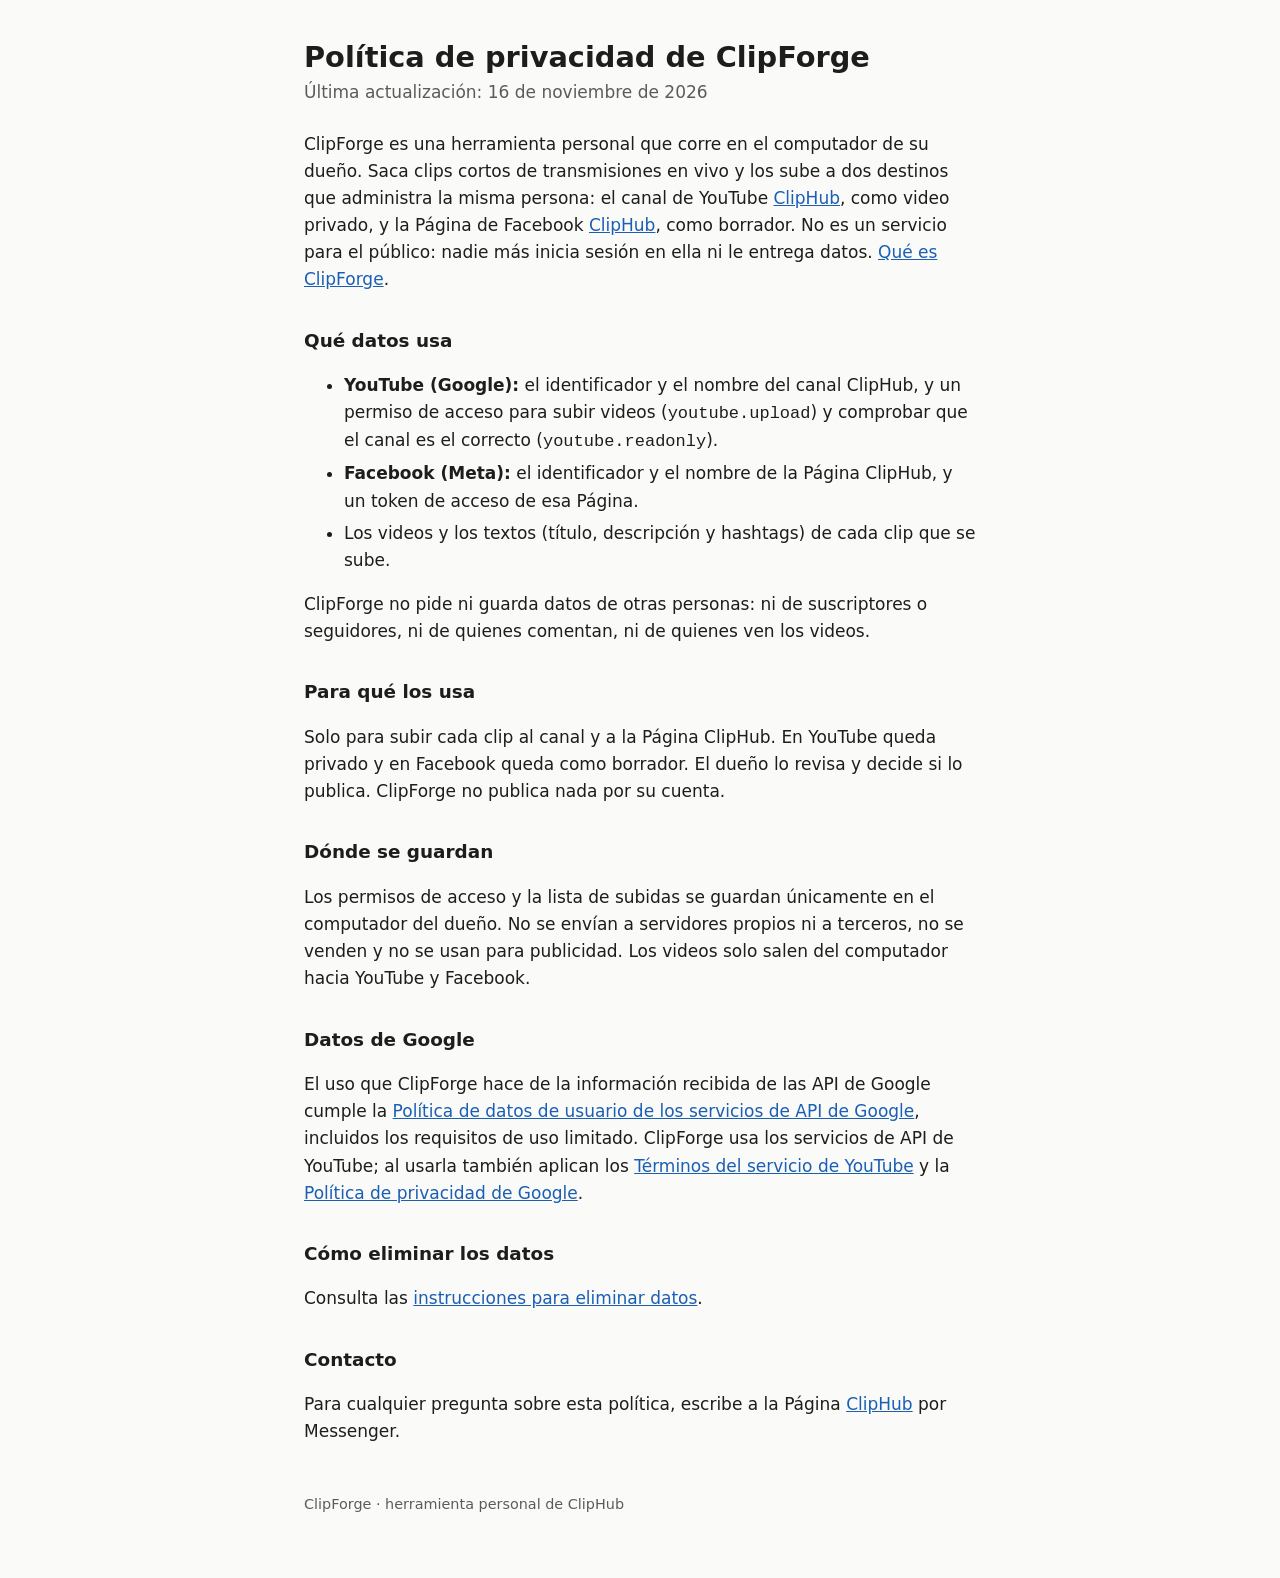
<file: index.html>
<!doctype html>
<html lang="es">
<head>
<meta charset="utf-8">
<meta name="viewport" content="width=device-width, initial-scale=1">
<title>ClipForge: política de privacidad</title>
<link rel="stylesheet" href="estilo.css">
</head>
<body>
<main>
<h1>Política de privacidad de ClipForge</h1>
<p class="fecha">Última actualización: 16 de noviembre de 2026</p>

<p>ClipForge es una herramienta personal que corre en el computador de su dueño. Saca clips cortos de transmisiones en vivo y los sube a dos destinos que administra la misma persona: el canal de YouTube <a href="https://www.youtube.com/@ClipHub-r3f">ClipHub</a>, como video privado, y la Página de Facebook <a href="https://www.facebook.com/profile.php?id=61595223483028">ClipHub</a>, como borrador. No es un servicio para el público: nadie más inicia sesión en ella ni le entrega datos. <a href="inicio.html">Qué es ClipForge</a>.</p>

<h2>Qué datos usa</h2>
<ul>
<li><strong>YouTube (Google):</strong> el identificador y el nombre del canal ClipHub, y un permiso de acceso para subir videos (<code>youtube.upload</code>) y comprobar que el canal es el correcto (<code>youtube.readonly</code>).</li>
<li><strong>Facebook (Meta):</strong> el identificador y el nombre de la Página ClipHub, y un token de acceso de esa Página.</li>
<li>Los videos y los textos (título, descripción y hashtags) de cada clip que se sube.</li>
</ul>
<p>ClipForge no pide ni guarda datos de otras personas: ni de suscriptores o seguidores, ni de quienes comentan, ni de quienes ven los videos.</p>

<h2>Para qué los usa</h2>
<p>Solo para subir cada clip al canal y a la Página ClipHub. En YouTube queda privado y en Facebook queda como borrador. El dueño lo revisa y decide si lo publica. ClipForge no publica nada por su cuenta.</p>

<h2>Dónde se guardan</h2>
<p>Los permisos de acceso y la lista de subidas se guardan únicamente en el computador del dueño. No se envían a servidores propios ni a terceros, no se venden y no se usan para publicidad. Los videos solo salen del computador hacia YouTube y Facebook.</p>

<h2>Datos de Google</h2>
<p>El uso que ClipForge hace de la información recibida de las API de Google cumple la <a href="https://developers.google.com/terms/api-services-user-data-policy">Política de datos de usuario de los servicios de API de Google</a>, incluidos los requisitos de uso limitado. ClipForge usa los servicios de API de YouTube; al usarla también aplican los <a href="https://www.youtube.com/t/terms">Términos del servicio de YouTube</a> y la <a href="https://policies.google.com/privacy">Política de privacidad de Google</a>.</p>

<h2>Cómo eliminar los datos</h2>
<p>Consulta las <a href="eliminar-datos.html">instrucciones para eliminar datos</a>.</p>

<h2>Contacto</h2>
<p>Para cualquier pregunta sobre esta política, escribe a la Página <a href="https://www.facebook.com/profile.php?id=61595223483028">ClipHub</a> por Messenger.</p>

<footer>ClipForge · herramienta personal de ClipHub</footer>
</main>
</body>
</html>
</file>
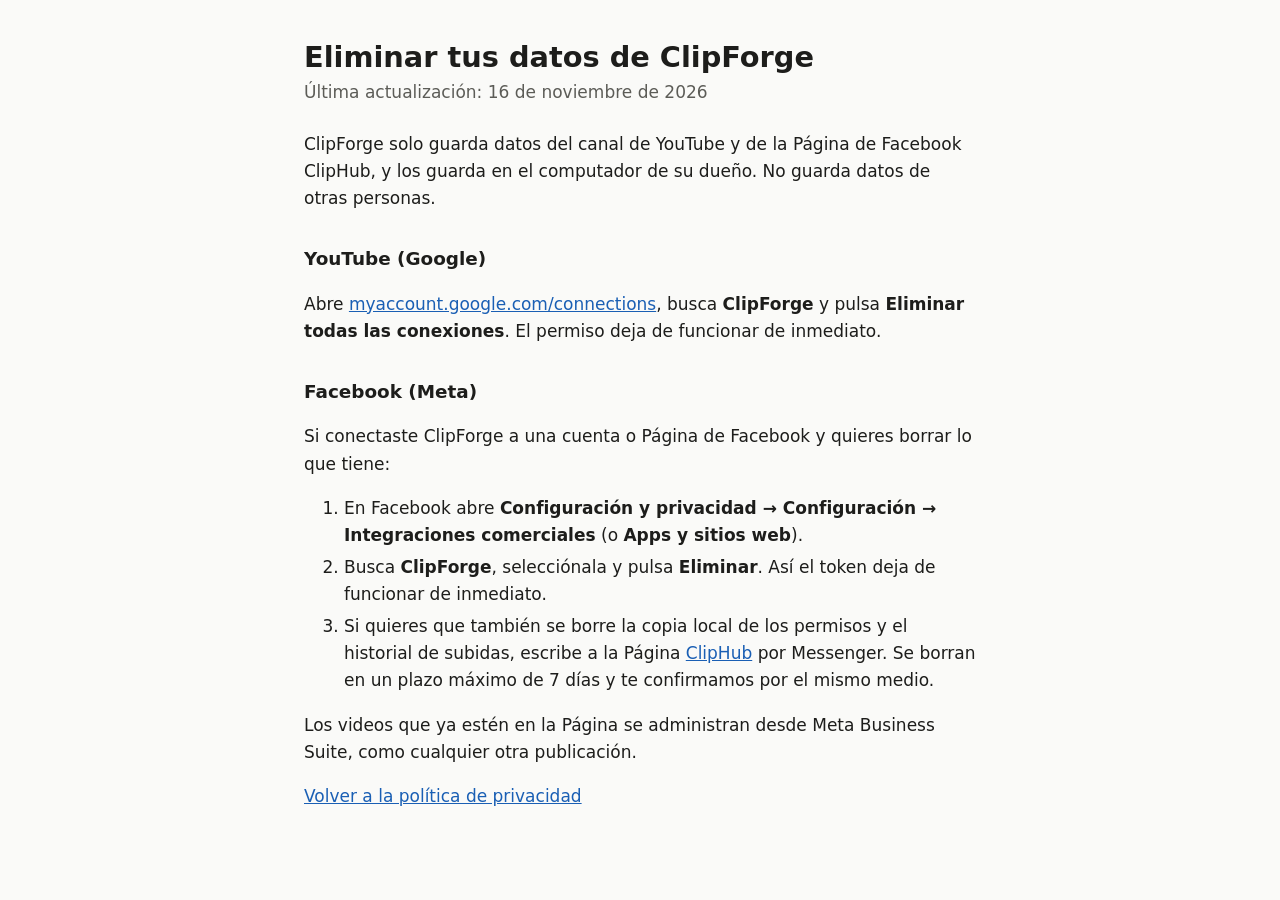
<file: eliminar-datos.html>
<!doctype html>
<html lang="es">
<head>
<meta charset="utf-8">
<meta name="viewport" content="width=device-width, initial-scale=1">
<title>ClipForge: eliminar datos</title>
<link rel="stylesheet" href="estilo.css">
</head>
<body>
<main>
<h1>Eliminar tus datos de ClipForge</h1>
<p class="fecha">Última actualización: 16 de noviembre de 2026</p>

<p>ClipForge solo guarda datos del canal de YouTube y de la Página de Facebook ClipHub, y los guarda en el computador de su dueño. No guarda datos de otras personas.</p>

<h2>YouTube (Google)</h2>
<p>Abre <a href="https://myaccount.google.com/connections">myaccount.google.com/connections</a>, busca <strong>ClipForge</strong> y pulsa <strong>Eliminar todas las conexiones</strong>. El permiso deja de funcionar de inmediato.</p>

<h2>Facebook (Meta)</h2>
<p>Si conectaste ClipForge a una cuenta o Página de Facebook y quieres borrar lo que tiene:</p>

<ol>
<li>En Facebook abre <strong>Configuración y privacidad → Configuración → Integraciones comerciales</strong> (o <strong>Apps y sitios web</strong>).</li>
<li>Busca <strong>ClipForge</strong>, selecciónala y pulsa <strong>Eliminar</strong>. Así el token deja de funcionar de inmediato.</li>
<li>Si quieres que también se borre la copia local de los permisos y el historial de subidas, escribe a la Página <a href="https://www.facebook.com/profile.php?id=61595223483028">ClipHub</a> por Messenger. Se borran en un plazo máximo de 7 días y te confirmamos por el mismo medio.</li>
</ol>

<p>Los videos que ya estén en la Página se administran desde Meta Business Suite, como cualquier otra publicación.</p>

<p><a href="./">Volver a la política de privacidad</a></p>
</main>
</body>
</html>
</file>
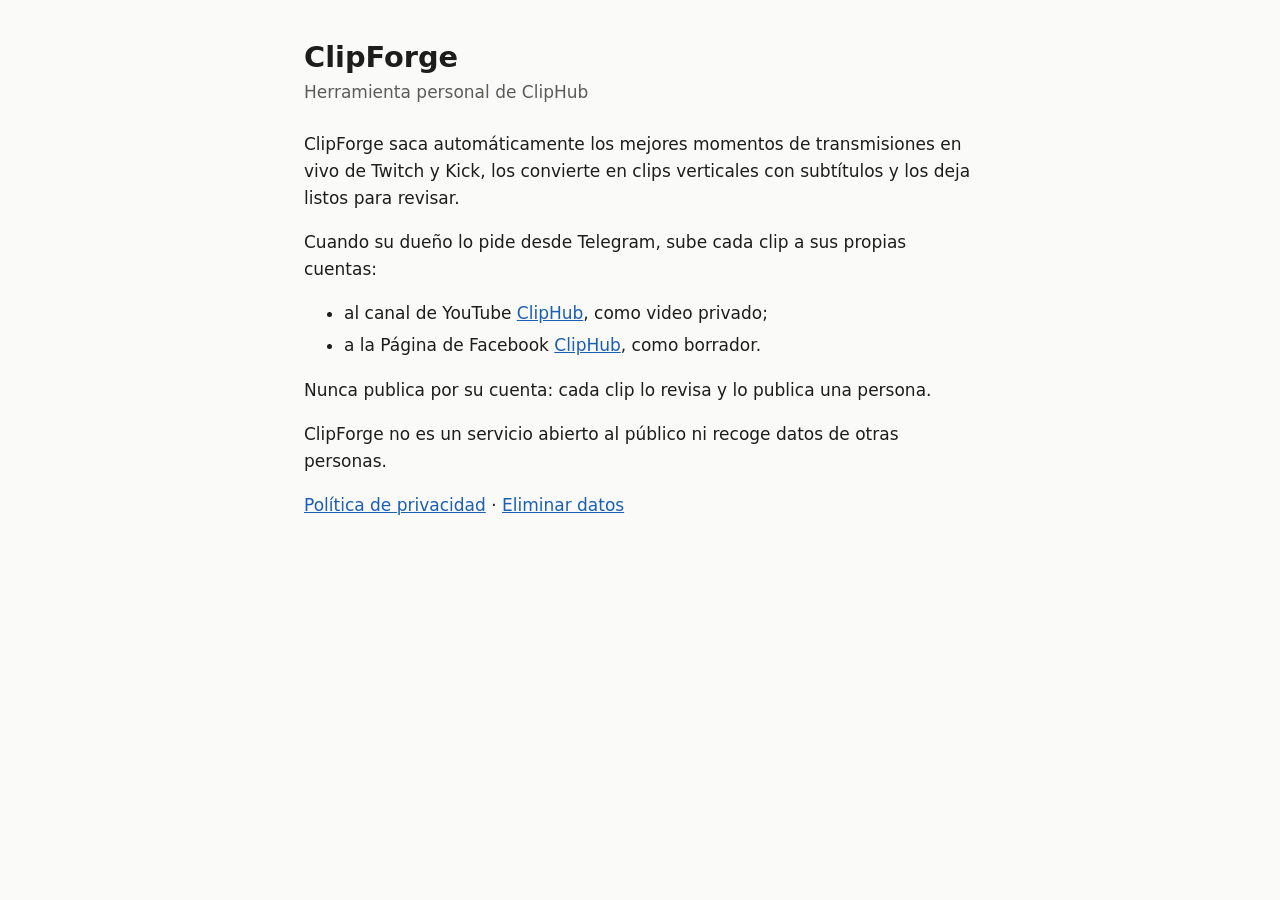
<file: inicio.html>
<!doctype html>
<html lang="es">
<head>
<meta charset="utf-8">
<meta name="viewport" content="width=device-width, initial-scale=1">
<title>ClipForge</title>
<link rel="stylesheet" href="estilo.css">
</head>
<body>
<main>
<h1>ClipForge</h1>
<p class="fecha">Herramienta personal de ClipHub</p>

<p>ClipForge saca automáticamente los mejores momentos de transmisiones en vivo de Twitch y Kick, los convierte en clips verticales con subtítulos y los deja listos para revisar.</p>

<p>Cuando su dueño lo pide desde Telegram, sube cada clip a sus propias cuentas:</p>
<ul>
<li>al canal de YouTube <a href="https://www.youtube.com/@ClipHub-r3f">ClipHub</a>, como video privado;</li>
<li>a la Página de Facebook <a href="https://www.facebook.com/profile.php?id=61595223483028">ClipHub</a>, como borrador.</li>
</ul>
<p>Nunca publica por su cuenta: cada clip lo revisa y lo publica una persona.</p>

<p>ClipForge no es un servicio abierto al público ni recoge datos de otras personas.</p>

<p><a href="./">Política de privacidad</a> · <a href="eliminar-datos.html">Eliminar datos</a></p>
</main>
</body>
</html>
</file>
<file: estilo.css>
:root{--bg:#fafaf8;--fg:#1d1d1b;--muted:#5c5c57;--link:#1a5fb4}
@media (prefers-color-scheme:dark){:root{--bg:#161615;--fg:#ececea;--muted:#a3a39e;--link:#78aeed}}
body{background:var(--bg);color:var(--fg);font:17px/1.6 system-ui,-apple-system,"Segoe UI",sans-serif;margin:0}
main{max-width:42rem;margin:0 auto;padding:2.5rem 16px 4rem}
h1{font-size:1.8rem;line-height:1.2;margin:0 0 .3rem}h2{font-size:1.15rem;margin:2rem 0 .4rem}
.fecha{color:var(--muted);margin:0 0 1.5rem}a{color:var(--link)}li{margin:.3rem 0}
footer{margin-top:3rem;color:var(--muted);font-size:.9rem}
</file>
